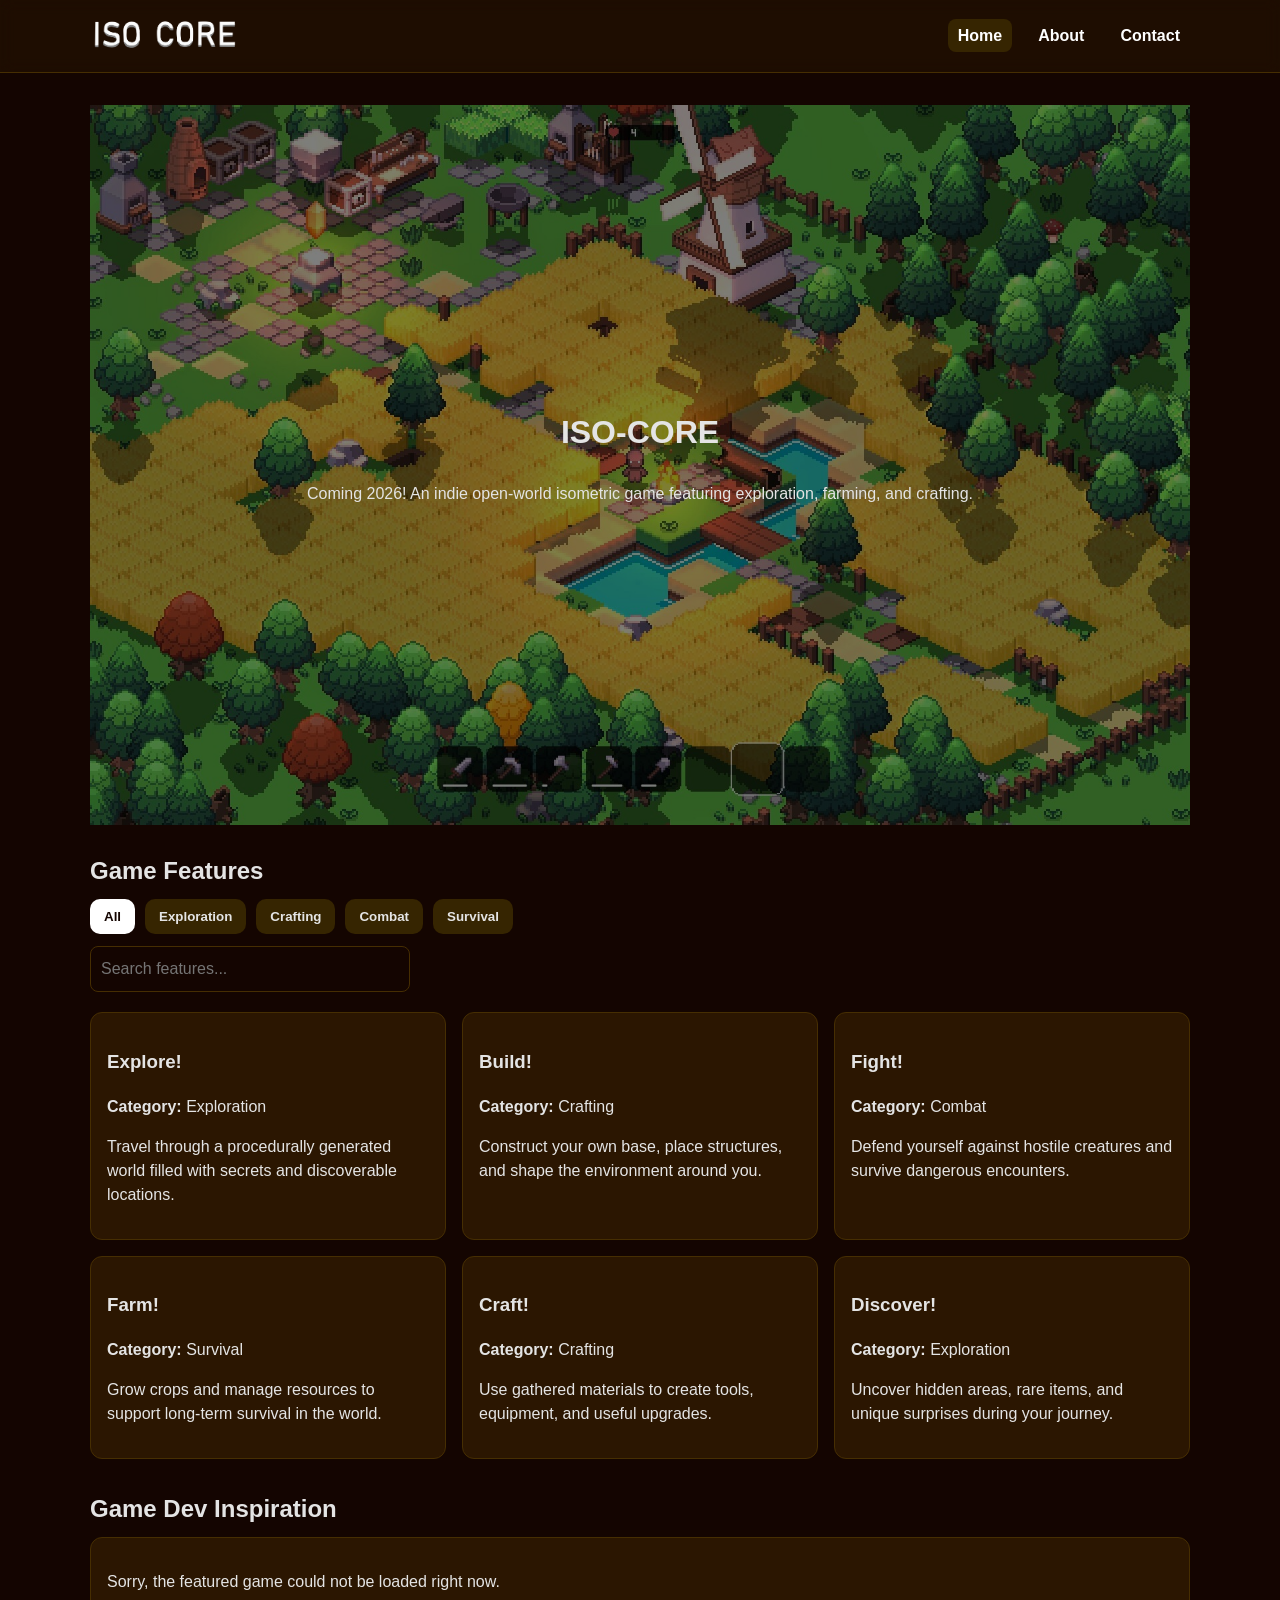
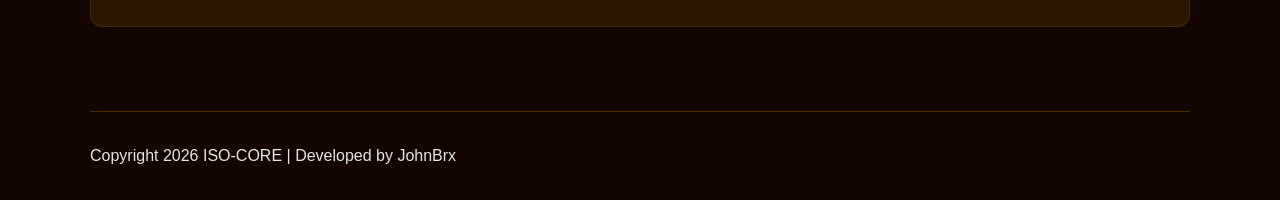
<file: index.html>
<!doctype html>
<html lang="en">
  <head>
    <meta charset="UTF-8" />
    <meta name="viewport" content="width=device-width, initial-scale=1.0" />
    <title>ISO-CORE | Home</title>
    <link rel="stylesheet" href="styles.css" />
  </head>

  <body>
    <header>
      <nav aria-label="Main navigation">
        <a href="index.html" class="logo">
          <img src="images/logo.png" alt="ISO-CORE logo" />
        </a>

        <button class="nav-toggle" aria-label="Open navigation menu">
          <span></span>
          <span></span>
          <span></span>
        </button>

        <ul class="nav-links">
          <li><a href="index.html" aria-current="page">Home</a></li>
          <li><a href="about.html">About</a></li>
          <li><a href="contact.html">Contact</a></li>
        </ul>
      </nav>
    </header>

    <main>
      <section class="hero">
        <div class="hero-content">
          <h1>ISO-CORE</h1>
          <p>
            Coming 2026! An indie open-world isometric game featuring
            exploration, farming, and crafting.
          </p>
        </div>
      </section>

      <section>
        <h2>Game Features</h2>

        <div class="feature-controls">
          <div class="filter-buttons">
            <button class="filter-btn active" data-category="All">All</button>
            <button class="filter-btn" data-category="Exploration">
              Exploration
            </button>
            <button class="filter-btn" data-category="Crafting">
              Crafting
            </button>
            <button class="filter-btn" data-category="Combat">Combat</button>
            <button class="filter-btn" data-category="Survival">
              Survival
            </button>
          </div>

          <input
            type="text"
            id="feature-search"
            placeholder="Search features..."
            aria-label="Search game features"
          />
        </div>

        <div id="feature-list" class="grid-3"></div>
      </section>

      <section class="game-inspiration">
        <h2>Game Dev Inspiration</h2>
        <div id="game-api">
          <p>Loading featured game...</p>
        </div>
      </section>
    </main>

    <footer>
      <p>Copyright 2026 ISO-CORE | Developed by JohnBrx</p>
    </footer>

    <button id="back-to-top" aria-label="Back to top">
      <img src="images/back-to-top.png" alt="" />
    </button>

    <script src="script.js"></script>
  </body>
</html>
</file>
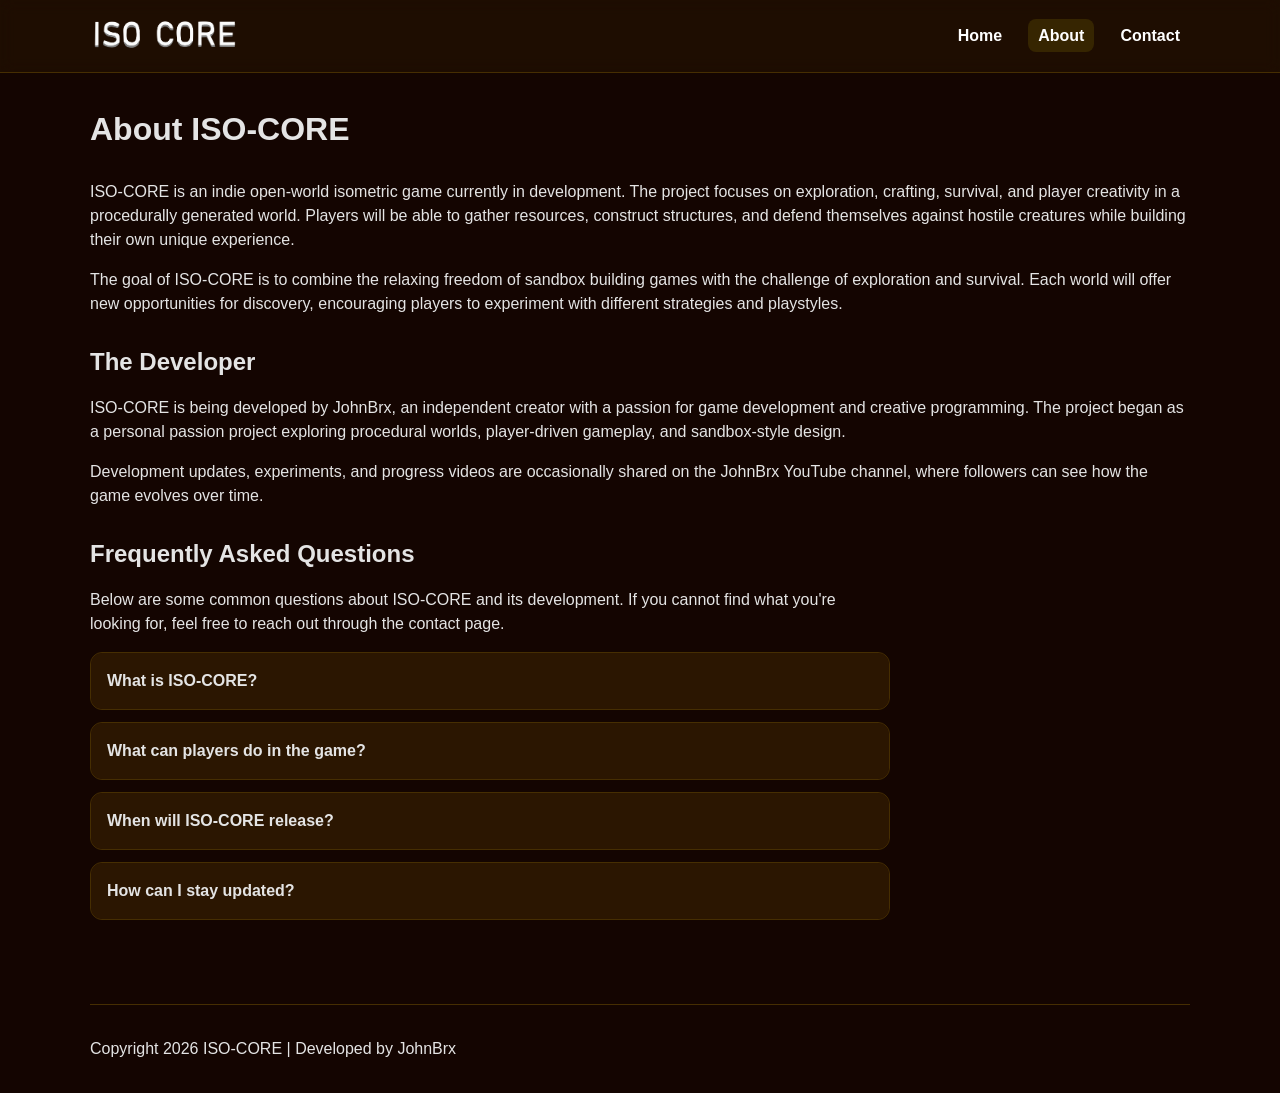
<file: about.html>
<!doctype html>
<html lang="en">
  <head>
    <meta charset="UTF-8" />
    <meta name="viewport" content="width=device-width, initial-scale=1.0" />
    <title>ISO-CORE | About</title>
    <link rel="stylesheet" href="styles.css" />
  </head>

  <body>
    <header>
      <nav aria-label="Main navigation">
        <a href="index.html" class="logo">
          <img src="images/logo.png" alt="ISO-CORE logo" />
        </a>

        <button class="nav-toggle" aria-label="Open navigation menu">
          <span></span>
          <span></span>
          <span></span>
        </button>

        <ul class="nav-links">
          <li><a href="index.html">Home</a></li>
          <li><a href="about.html" aria-current="page">About</a></li>
          <li><a href="contact.html">Contact</a></li>
        </ul>
      </nav>
    </header>

    <main>
      <section>
        <h1>About ISO-CORE</h1>

        <p>
          ISO-CORE is an indie open-world isometric game currently in
          development. The project focuses on exploration, crafting, survival,
          and player creativity in a procedurally generated world. Players will
          be able to gather resources, construct structures, and defend
          themselves against hostile creatures while building their own unique
          experience.
        </p>

        <p>
          The goal of ISO-CORE is to combine the relaxing freedom of sandbox
          building games with the challenge of exploration and survival. Each
          world will offer new opportunities for discovery, encouraging players
          to experiment with different strategies and playstyles.
        </p>
      </section>

      <section>
        <h2>The Developer</h2>

        <p>
          ISO-CORE is being developed by JohnBrx, an independent creator with a
          passion for game development and creative programming. The project
          began as a personal passion project exploring procedural worlds,
          player-driven gameplay, and sandbox-style design.
        </p>

        <p>
          Development updates, experiments, and progress videos are occasionally
          shared on the JohnBrx YouTube channel, where followers can see how the
          game evolves over time.
        </p>
      </section>

      <section class="faq">
        <h2>Frequently Asked Questions</h2>

        <p>
          Below are some common questions about ISO-CORE and its development. If
          you cannot find what you're looking for, feel free to reach out
          through the contact page.
        </p>

        <div class="faq-item">
          <button class="faq-question">What is ISO-CORE?</button>
          <div class="faq-answer">
            <p>
              ISO-CORE is an upcoming indie open-world isometric game focused on
              exploration, farming, crafting, and survival.
            </p>
          </div>
        </div>

        <div class="faq-item">
          <button class="faq-question">What can players do in the game?</button>
          <div class="faq-answer">
            <p>
              Players can explore a procedurally generated world, gather
              resources, build structures, fight hostile creatures, and shape
              their own playstyle.
            </p>
          </div>
        </div>

        <div class="faq-item">
          <button class="faq-question">When will ISO-CORE release?</button>
          <div class="faq-answer">
            <p>ISO-CORE is currently planned for release in 2026.</p>
          </div>
        </div>

        <div class="faq-item">
          <button class="faq-question">How can I stay updated?</button>
          <div class="faq-answer">
            <p>
              The Best way to stay updated on ISO-CORE and its development is to
              follow
              <a
                href="https://youtube.com/@john-brx?si=a-1z5lX0ZOJopZTM"
                target="_blank"
                rel="noopener"
                >JohnBrx</a
              >
              on YouTube! You can use the contact page to reach out and follow
              future updates as development continues.
            </p>
          </div>
        </div>
      </section>
    </main>

    <footer>
      <p>Copyright 2026 ISO-CORE | Developed by JohnBrx</p>
    </footer>

    <button id="back-to-top" aria-label="Back to top">
      <img src="images/back-to-top.png" alt="" />
    </button>

    <script src="script.js"></script>
  </body>
</html>
</file>
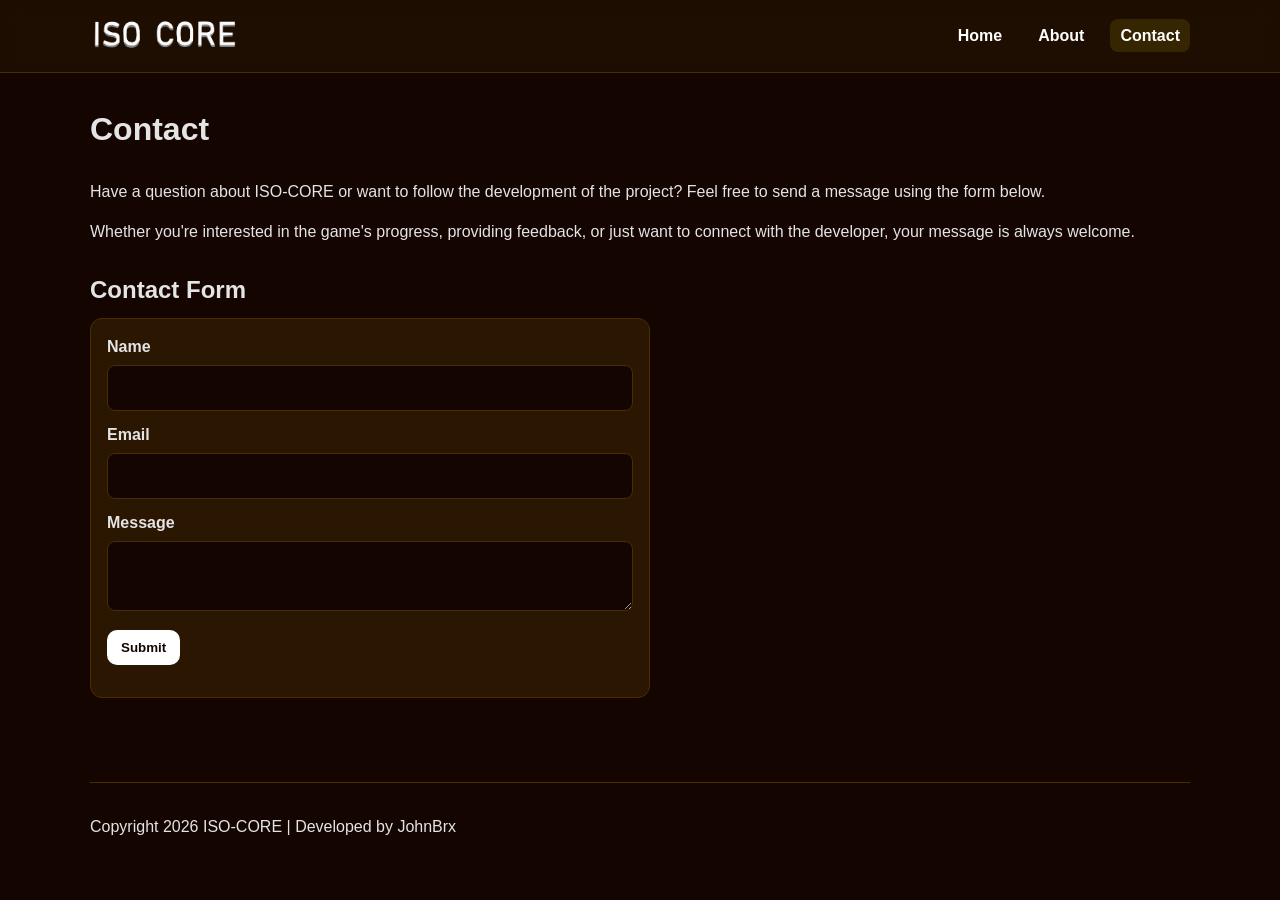
<file: contact.html>
<!doctype html>
<html lang="en">
  <head>
    <meta charset="UTF-8" />
    <meta name="viewport" content="width=device-width, initial-scale=1.0" />
    <title>ISO-CORE | Contact</title>
    <link rel="stylesheet" href="styles.css" />
  </head>

  <body>
    <header>
      <nav aria-label="Main navigation">
        <a href="index.html" class="logo">
          <img src="images/logo.png" alt="ISO-CORE logo" />
        </a>

        <button class="nav-toggle" aria-label="Open navigation menu">
          <span></span>
          <span></span>
          <span></span>
        </button>

        <ul class="nav-links">
          <li><a href="index.html">Home</a></li>
          <li><a href="about.html">About</a></li>
          <li><a href="contact.html" aria-current="page">Contact</a></li>
        </ul>
      </nav>
    </header>

    <main>
      <section>
        <h1>Contact</h1>

        <p>
          Have a question about ISO-CORE or want to follow the development of
          the project? Feel free to send a message using the form below.
        </p>

        <p>
          Whether you're interested in the game's progress, providing feedback,
          or just want to connect with the developer, your message is always
          welcome.
        </p>
      </section>

      <section>
        <h2>Contact Form</h2>

        <!--AI-assisted: Used ChatGPT to help with this form structure-->
        <form id="contact-form">
          <div>
            <label for="name">Name</label>
            <input type="text" id="name" name="name" />
            <small class="error-message"></small>
          </div>

          <div>
            <label for="email">Email</label>
            <input type="email" id="email" name="email" />
            <small class="error-message"></small>
          </div>

          <div>
            <label for="message">Message</label>
            <textarea id="message" name="message"></textarea>
            <small class="error-message"></small>
          </div>

          <button type="submit">Submit</button>

          <p id="form-success"></p>
        </form>
      </section>
    </main>

    <footer>
      <p>Copyright 2026 ISO-CORE | Developed by JohnBrx</p>
    </footer>

    <button id="back-to-top" aria-label="Back to top">
      <img src="images/back-to-top.png" alt="" />
    </button>

    <script src="script.js"></script>
  </body>
</html>
</file>
<file: styles.css>
* {
  box-sizing: border-box;
}

body {
  margin: 0;
  font-family: Arial, Helvetica, sans-serif;
  line-height: 1.5;

  background: #140501;
  color: #e4e4e4;
}

.container {
  width: min(1100px, 92%);
  margin: 0 auto;
}

/*AI-assisted: ChatGPT suggested this translucent navbar*/
header {
  border-bottom: 1px solid #462e02;
  position: sticky;
  top: 0;
  z-index: 1000;

  background: rgba(33, 16, 2, 0.8);
  backdrop-filter: blur(8px);
}

.logo img {
  height: 40px;
  display: block;
}

.hero {
  width: 100%;
  min-height: 80vh;

  background-image: url("images/hero.png");

  background-size: cover;
  background-position: center;
  background-repeat: no-repeat;

  display: flex;
  align-items: center;
  justify-content: center;
  text-align: center;

  padding: 60px 20px;
}

.hero::before {
  content: "";
  position: absolute;
  inset: 0;
  background: rgba(0, 0, 0, 0.5);
}

.hero {
  position: relative;
}

.hero-content {
  position: relative;
  z-index: 1;
  max-width: 700px;
}

/*Accordion FAQ*/
.faq {
  max-width: 800px;
}

.faq-item {
  margin-bottom: 12px;
  border: 1px solid #462e02;
  border-radius: 12px;
  overflow: hidden;
  background: #2b1601;
}

.faq-question {
  width: 100%;
  text-align: left;
  padding: 16px;
  background: #2b1601;
  color: #e4e4e4;
  font: inherit;
  font-weight: 700;
  border: none;
  cursor: pointer;
}

.faq-question:hover {
  background: #362501;
}

.faq-answer {
  display: none;
  padding: 0 16px 16px;
}

.faq-item.active .faq-answer {
  display: block;
}

.faq-answer a {
  color: #7bd3ff;
  text-decoration: underline;
}

.faq-answer a:hover {
  color: #a8e6ff;
}

/*Flexbox*/
nav {
  display: flex;
  align-items: center;
  justify-content: space-between;
  padding: 16px 0;
}

header nav, main, footer {
  width: min(1100px, 92%);
  margin: 0 auto;
}

nav a {
  text-decoration: none;
  color: #ffffff;
  font-weight: 700;
}

.nav-links {
  list-style: none;
  margin: 0;
  padding: 0;
  display: flex;
  gap: 16px;
}

.nav-links a {
  font-weight: 600;
  padding: 8px 10px;
  border-radius: 8px;
}

.nav-links a:hover,
.nav-links a[aria-current="page"] {
  background: #362501;
}

main {
  padding: 32px 0 56px;
}

section {
  margin-bottom: 28px;
}

h1 {
  margin-top: 0;
  font-size: 2rem;
}

h2 {
  margin-bottom: 10px;
}

/*Grid requirement*/
.grid-3 {
  display: grid;
  grid-template-columns: repeat(3, 1fr);
  gap: 16px;
}

/*Form validation*/
.error-message {
  color: #ff6b6b;
  font-size: 0.9rem;
  display: block;
  margin-top: 4px;
}

#form-success {
  color: #7dff7d;
  font-weight: 600;
  margin-top: 10px;
}

/*AI-assisted: ChatGPT suggested this visual change*/
/*Card styling*/
.card {
  background: #2b1601;
  border: 1px solid #462e02;
  border-radius: 12px;
  padding: 16px;
}

/*Form styling*/
form {
  max-width: 560px;
  background: #2b1601;
  border: 1px solid #462e02;
  border-radius: 12px;
  padding: 16px;
}

form div {
  margin-bottom: 12px;
}

label {
  display: block;
  font-weight: 600;
  margin-bottom: 6px;
}

input, select, textarea {
  width: 100%;
  padding: 10px;
  border-radius: 8px;

  background: #140501;
  color: #e4e4e4;
  border: 1px solid #462e02;

  font: inherit;
}

.nav-toggle {
  display: none;
  background: none;
  border: none;
  padding: 0.5rem;
  cursor: pointer;
}

.nav-toggle span {
  display: block;
  width: 28px;
  height: 3px;
  margin: 5px 0;
  border-radius: 2px;
  background-color: #ffffff;
}

button {
  padding: 10px 14px;
  border: none;
  border-radius: 10px;

  background: #ffffff;
  color: #140501;

  font-weight: 700;
  cursor: pointer;
}

button:hover {
  opacity: 0.9;
}

/*Back to top button*/
#back-to-top {
  position: fixed;
  bottom: 24px;
  right: 24px;

  border: none;
  background: none;

  padding: 0;
  cursor: pointer;

  display: none;
  z-index: 999;
}

#back-to-top img {
  width: 48px;
  height: 48px;
  display: block;
}

/*Dynamic filtering/search*/
.feature-controls {
  margin-bottom: 20px;
}

.filter-buttons {
  display: flex;
  flex-wrap: wrap;
  gap: 10px;
  margin-bottom: 12px;
}

.filter-btn {
  padding: 10px 14px;
  border: none;
  border-radius: 10px;
  background: #362501;
  color: #e4e4e4;
  font-weight: 700;
  cursor: pointer;
}

.filter-btn:hover {
  opacity: 0.9;
}

.filter-btn.active {
  background: #ffffff;
  color: #140501;
}

#feature-search {
  max-width: 320px;
}

/*Public API*/
.game-inspiration {
  margin-top: 32px;
}

#game-api {
  background: #2b1601;
  border: 1px solid #462e02;
  border-radius: 12px;
  padding: 16px;
}

.game-api-card img {
  width: 100%;
  max-width: 500px;
  border-radius: 12px;
  display: block;
  margin-bottom: 12px;
}

.game-api-card h3 {
  margin-top: 0;
  margin-bottom: 8px;
}

footer {
  border-top: 1px solid #462e02;
  padding: 16px 0;
}

/*AI-assisted: ChatGPT suggested this layout change*/
@media (max-width: 768px) {
  nav {
    flex-wrap: wrap;
  }

  .nav-toggle {
    display: block;
  }

  .nav-links {
    display: none;
    flex-direction: column;
    width: 100%;
    margin-top: 1rem;
    gap: 0.5rem;
  }

  .nav-links.open {
    display: flex;
  }

  .grid-3 {
    grid-template-columns: 1fr;
  }

  .hero {
    min-height: 45vh;
    padding: 48px 16px;
  }
}
</file>
